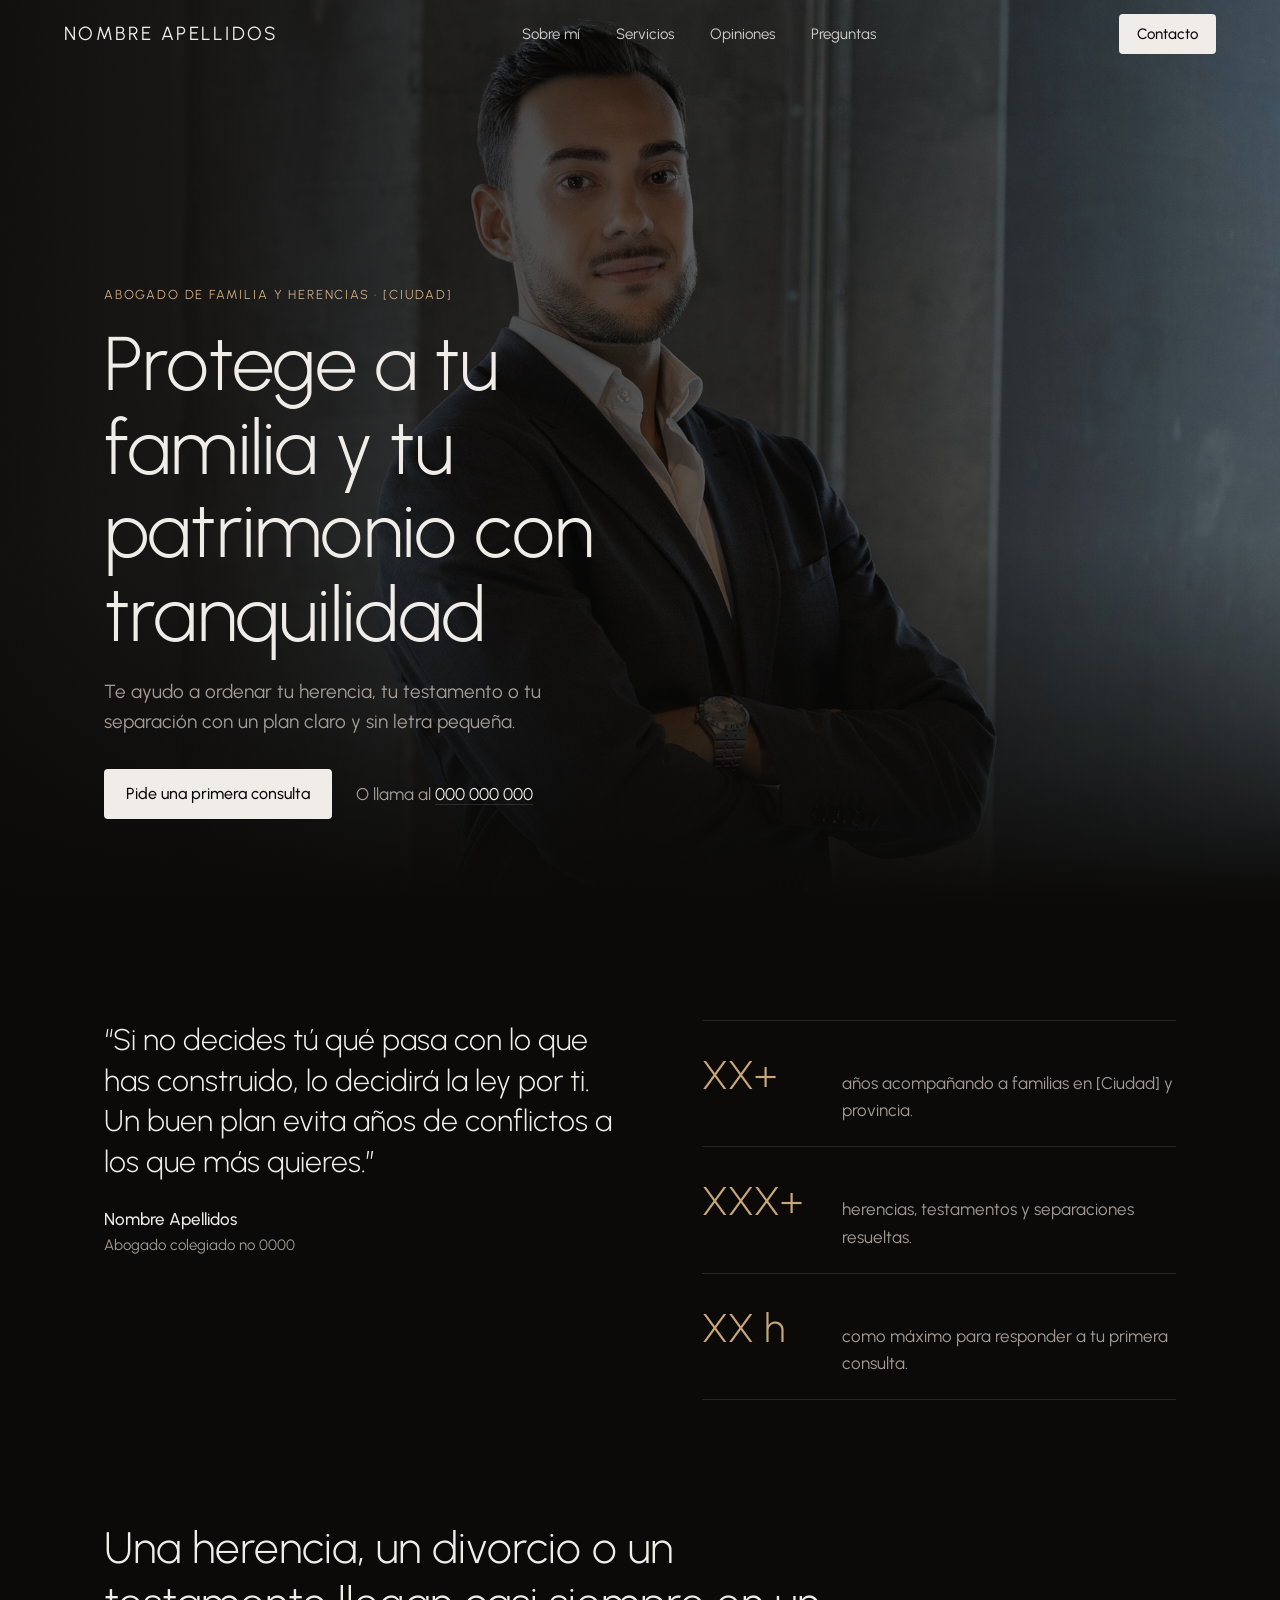
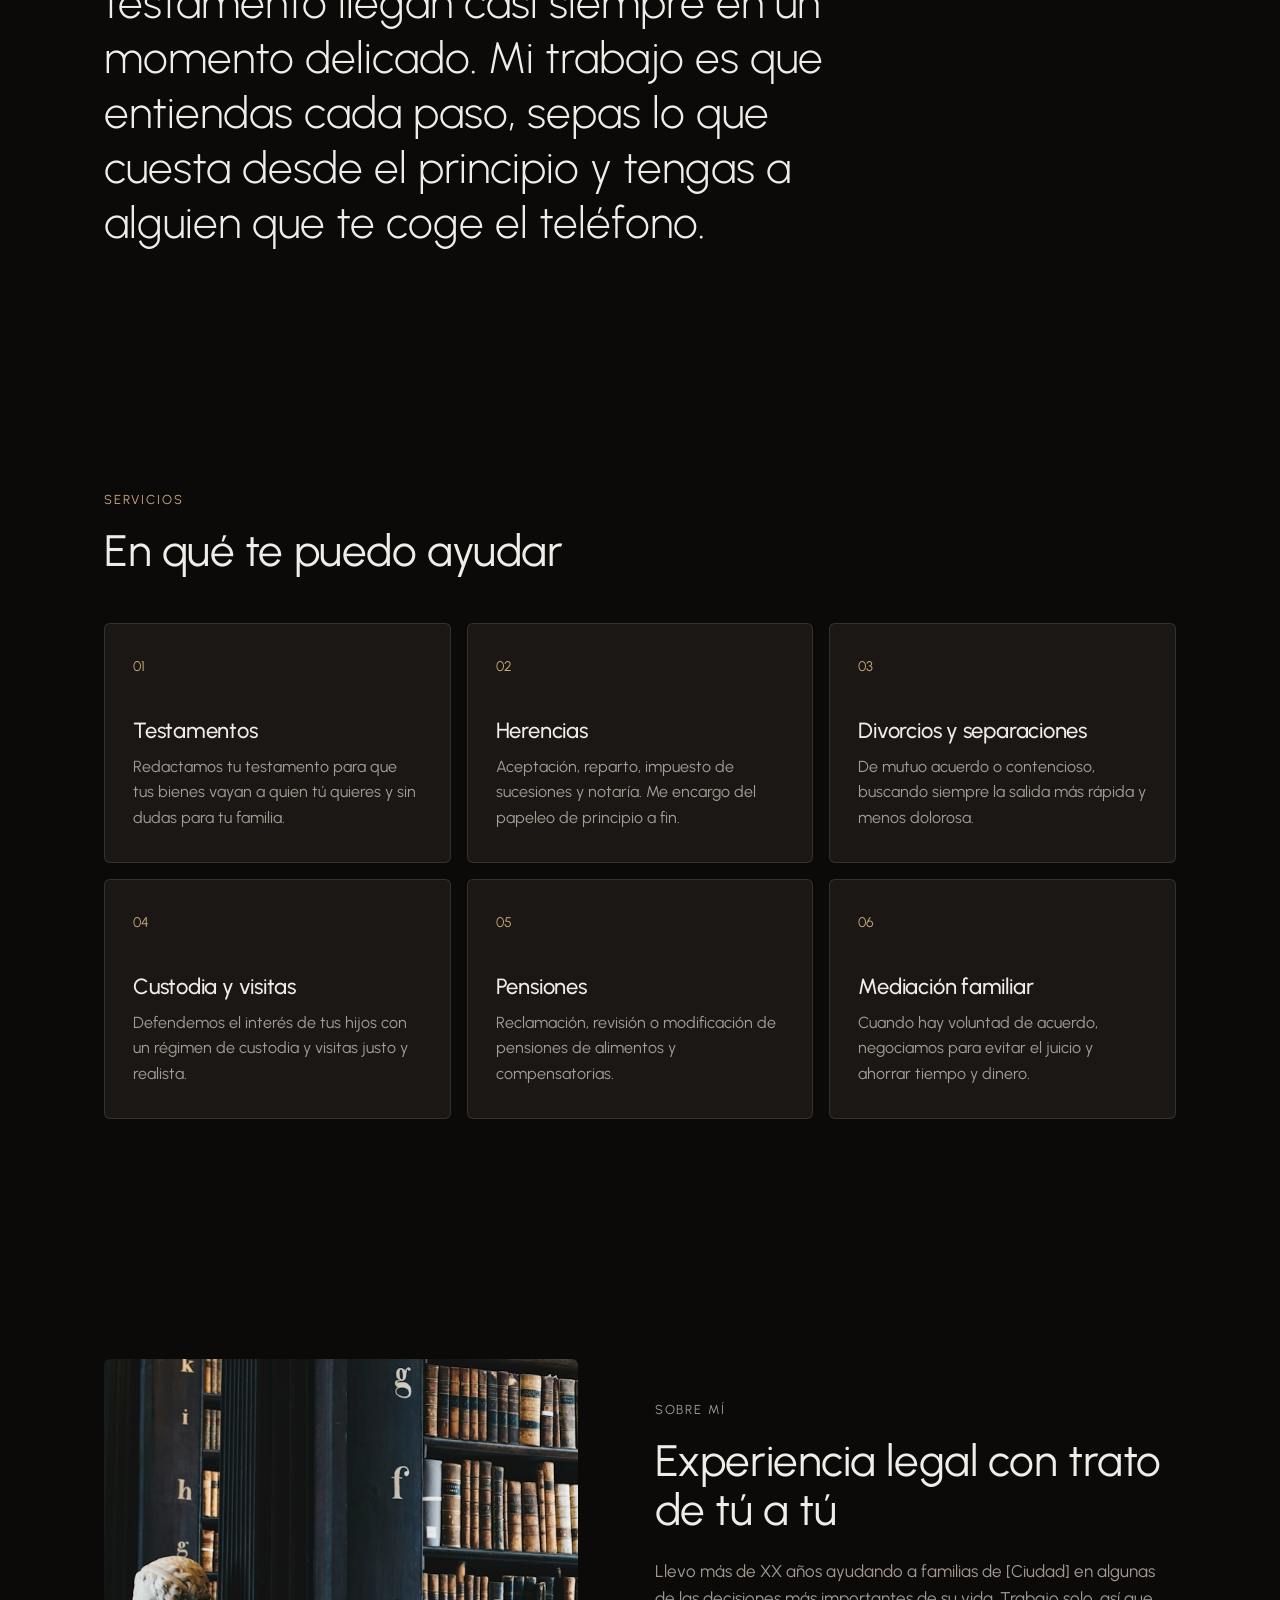
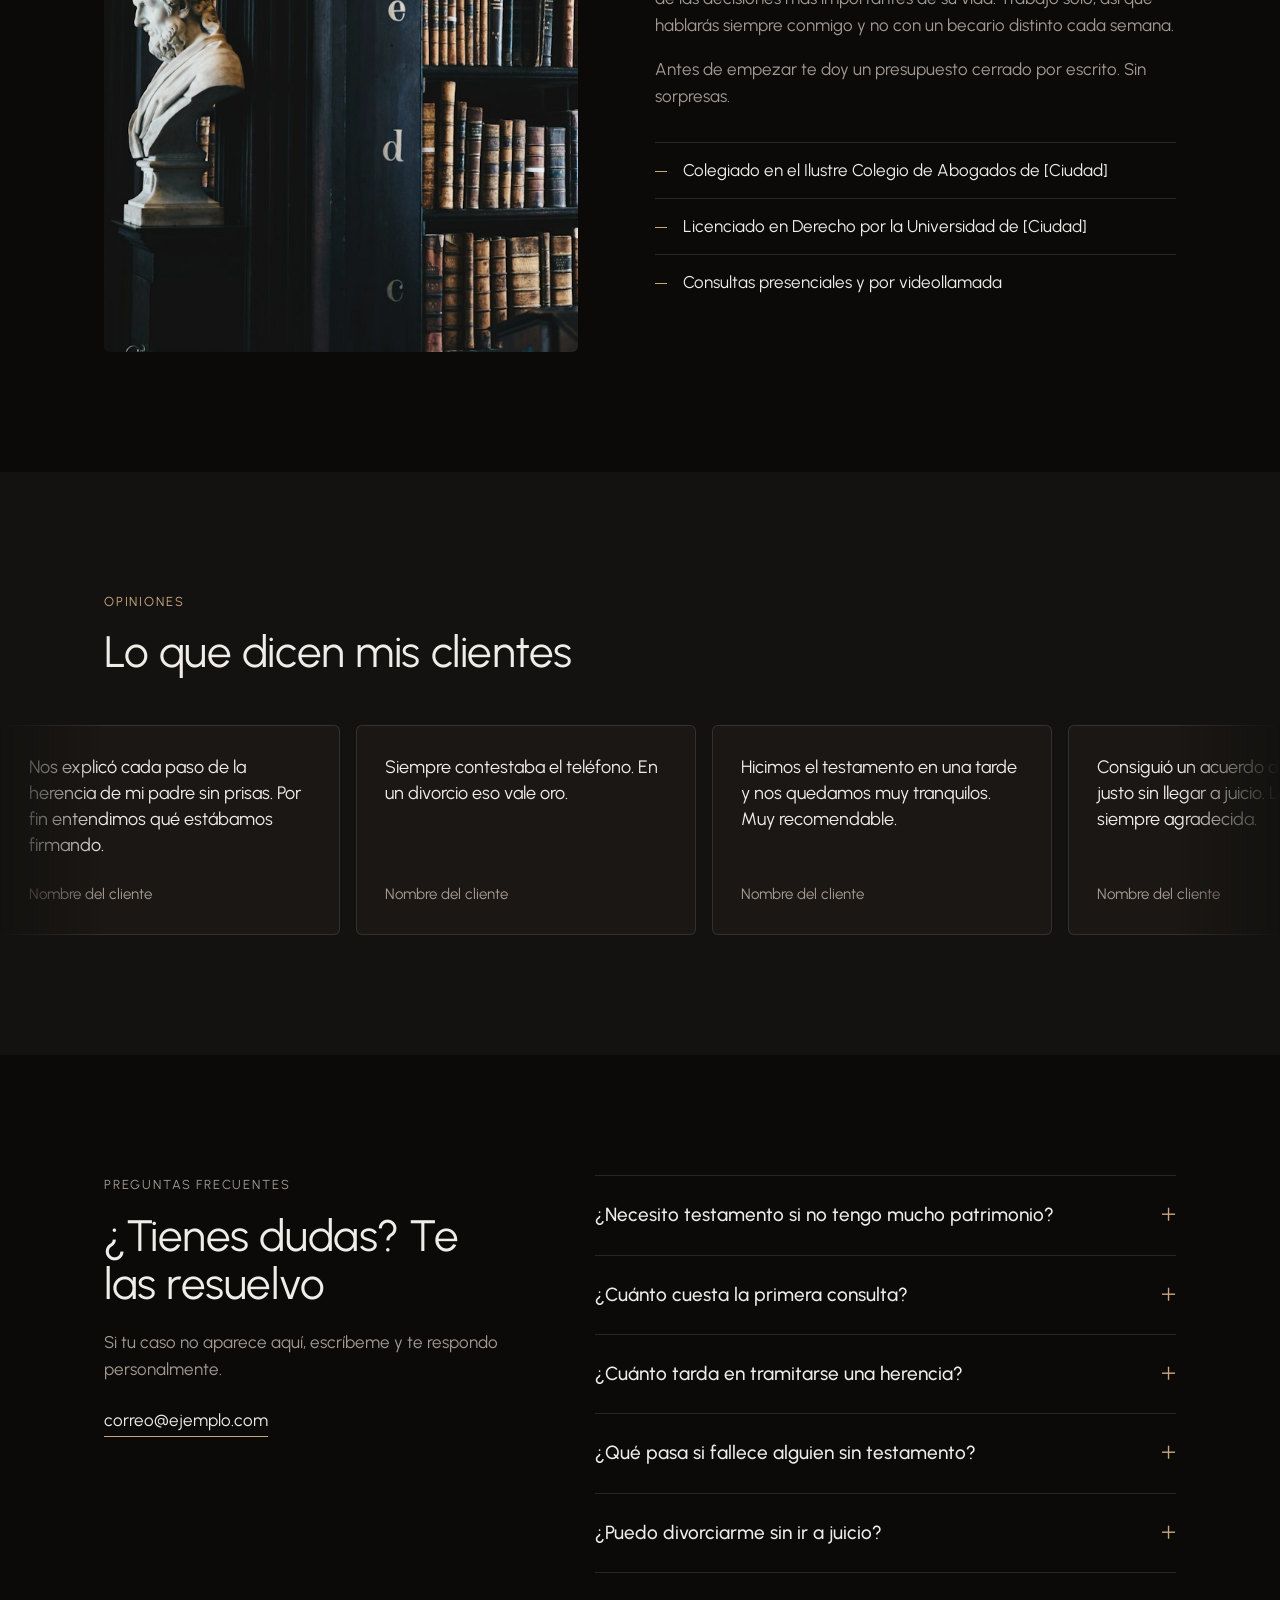
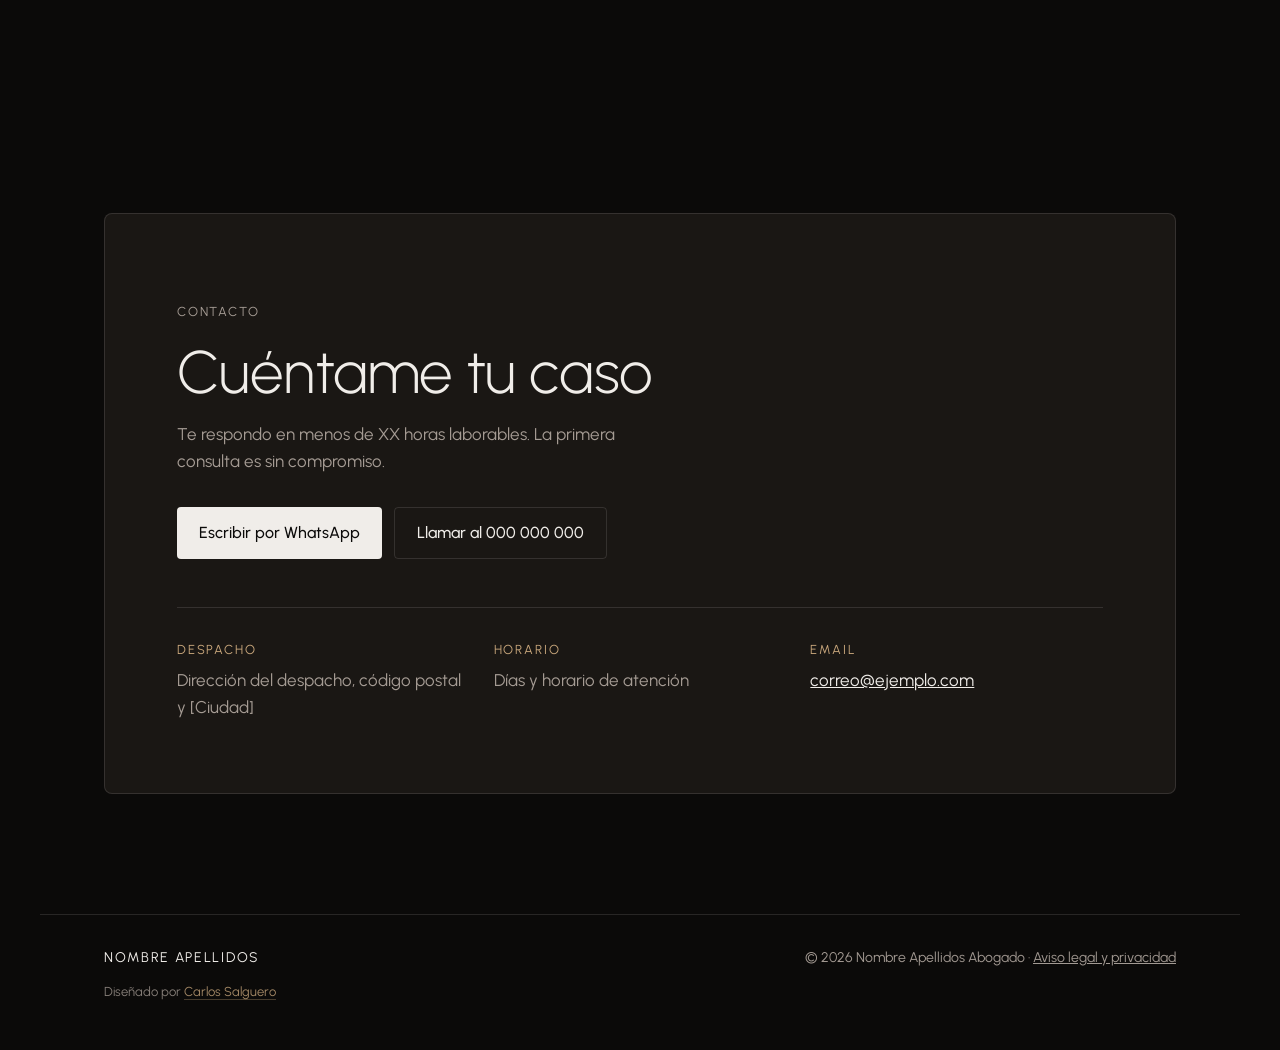
<file: index.html>
<!doctype html>
<html lang="es">
<head>
  <meta charset="utf-8">
  <meta name="viewport" content="width=device-width, initial-scale=1">
  <title>Nombre Apellidos · Abogado de familia y herencias en [Ciudad]</title>
  <meta name="description" content="Abogado de familia y herencias en [Ciudad]. Testamentos, herencias, divorcios y custodia con un trato cercano. Primera consulta sin compromiso: +34 000 000 000.">
  <link rel="canonical" href="https://ercarlo672.github.io/prototipo-abogado/">
  <meta property="og:title" content="Nombre Apellidos · Abogado de familia y herencias en [Ciudad]">
  <meta property="og:description" content="Testamentos, herencias, divorcios y custodia con un trato cercano.">
  <meta property="og:url" content="https://ercarlo672.github.io/prototipo-abogado/">
  <meta property="og:type" content="website">
  <meta property="og:image" content="https://ercarlo672.github.io/prototipo-abogado/assets/hero.jpg">
  <meta name="theme-color" content="#0b0a09">
  <link rel="icon" href="favicon.svg?v=20261025c" type="image/svg+xml">
  <link rel="preload" href="assets/fonts/urbanist.woff2" as="font" type="font/woff2" crossorigin>
  <link rel="stylesheet" href="styles.css?v=20261025d">
  <script>document.documentElement.classList.add("js")</script>
  <script type="application/ld+json">
  {
    "@context": "https://schema.org",
    "@type": "LegalService",
    "name": "Nombre Apellidos Abogado",
    "url": "https://ercarlo672.github.io/prototipo-abogado/",
    "image": "https://ercarlo672.github.io/prototipo-abogado/assets/hero.jpg",
    "telephone": "+34000000000",
    "email": "correo@ejemplo.com",
    "address": { "@type": "PostalAddress", "streetAddress": "Dirección del despacho", "postalCode": "00000", "addressLocality": "[Ciudad]", "addressCountry": "ES" },
    "areaServed": "[Ciudad]",
    "knowsAbout": ["Derecho de familia", "Herencias", "Testamentos", "Divorcios", "Custodia"]
  }
  </script>
</head>
<body>
  <a class="skip" href="#main">Saltar al contenido</a>

  <header class="nav" id="nav">
    <a class="nav__brand" href="./">NOMBRE APELLIDOS</a>
    <nav class="nav__links" aria-label="Principal">
      <a href="#sobre-mi">Sobre mí</a>
      <a href="#servicios">Servicios</a>
      <a href="#opiniones">Opiniones</a>
      <a href="#preguntas">Preguntas</a>
    </nav>
    <a class="btn btn--claro" href="#contacto">Contacto</a>
  </header>

  <main id="main">
    <section class="hero">
      <img class="hero__foto" src="assets/hero.jpg" alt="Nombre Apellidos, abogado, con los brazos cruzados en su despacho" width="1800" height="1800" fetchpriority="high">
      <div class="hero__texto">
        <p class="etiqueta">Abogado de familia y herencias · [Ciudad]</p>
        <h1>Protege a tu familia y tu patrimonio con tranquilidad</h1>
        <p class="hero__sub">Te ayudo a ordenar tu herencia, tu testamento o tu separación con un plan claro y sin letra pequeña.</p>
        <div class="hero__acciones">
          <a class="btn btn--claro" href="#contacto">Pide una primera consulta</a>
          <p class="hero__tel">O llama al <a href="tel:+34000000000">000 000 000</a></p>
        </div>
      </div>
    </section>

    <section class="cita aparece">
      <blockquote>
        <p>“Si no decides tú qué pasa con lo que has construido, lo decidirá la ley por ti. Un buen plan evita años de conflictos a los que más quieres.”</p>
        <footer><strong>Nombre Apellidos</strong><span>Abogado colegiado nº 0000</span></footer>
      </blockquote>
      <ul class="datos">
        <li><strong>XX+</strong><span>años acompañando a familias en [Ciudad] y provincia.</span></li>
        <li><strong>XXX+</strong><span>herencias, testamentos y separaciones resueltas.</span></li>
        <li><strong>XX h</strong><span>como máximo para responder a tu primera consulta.</span></li>
      </ul>
    </section>

    <section class="intro aparece">
      <p>Una herencia, un divorcio o un testamento llegan casi siempre en un momento delicado. Mi trabajo es que entiendas cada paso, sepas lo que cuesta desde el principio y tengas a alguien que te coge el teléfono.</p>
    </section>

    <section class="servicios" id="servicios">
      <div class="cabecera aparece">
        <p class="etiqueta">Servicios</p>
        <h2>En qué te puedo ayudar</h2>
      </div>
      <div class="tarjetas">
        <article class="tarjeta aparece">
          <span class="tarjeta__num">01</span>
          <h3>Testamentos</h3>
          <p>Redactamos tu testamento para que tus bienes vayan a quien tú quieres y sin dudas para tu familia.</p>
        </article>
        <article class="tarjeta aparece">
          <span class="tarjeta__num">02</span>
          <h3>Herencias</h3>
          <p>Aceptación, reparto, impuesto de sucesiones y notaría. Me encargo del papeleo de principio a fin.</p>
        </article>
        <article class="tarjeta aparece">
          <span class="tarjeta__num">03</span>
          <h3>Divorcios y separaciones</h3>
          <p>De mutuo acuerdo o contencioso, buscando siempre la salida más rápida y menos dolorosa.</p>
        </article>
        <article class="tarjeta aparece">
          <span class="tarjeta__num">04</span>
          <h3>Custodia y visitas</h3>
          <p>Defendemos el interés de tus hijos con un régimen de custodia y visitas justo y realista.</p>
        </article>
        <article class="tarjeta aparece">
          <span class="tarjeta__num">05</span>
          <h3>Pensiones</h3>
          <p>Reclamación, revisión o modificación de pensiones de alimentos y compensatorias.</p>
        </article>
        <article class="tarjeta aparece">
          <span class="tarjeta__num">06</span>
          <h3>Mediación familiar</h3>
          <p>Cuando hay voluntad de acuerdo, negociamos para evitar el juicio y ahorrar tiempo y dinero.</p>
        </article>
      </div>
    </section>

    <section class="sobre" id="sobre-mi">
      <img class="sobre__foto aparece" src="assets/despacho.jpg" alt="Biblioteca jurídica con estanterías de libros antiguos" width="1200" height="800" loading="lazy">
      <div class="sobre__texto aparece">
        <p class="etiqueta">Sobre mí</p>
        <h2>Experiencia legal con trato de tú a tú</h2>
        <p>Llevo más de XX años ayudando a familias de [Ciudad] en algunas de las decisiones más importantes de su vida. Trabajo solo, así que hablarás siempre conmigo y no con un becario distinto cada semana.</p>
        <p>Antes de empezar te doy un presupuesto cerrado por escrito. Sin sorpresas.</p>
        <ul class="sellos">
          <li>Colegiado en el Ilustre Colegio de Abogados de [Ciudad]</li>
          <li>Licenciado en Derecho por la Universidad de [Ciudad]</li>
          <li>Consultas presenciales y por videollamada</li>
        </ul>
      </div>
    </section>

    <!-- Opiniones de ejemplo: sustituir por reseñas reales de Google antes de publicar -->
    <section class="opiniones" id="opiniones">
      <div class="cabecera aparece">
        <p class="etiqueta">Opiniones</p>
        <h2>Lo que dicen mis clientes</h2>
      </div>
      <div class="cinta" aria-label="Opiniones de clientes">
        <ul class="cinta__pista">
          <li><p>Nos explicó cada paso de la herencia de mi padre sin prisas. Por fin entendimos qué estábamos firmando.</p><span>Nombre del cliente</span></li>
          <li><p>Siempre contestaba el teléfono. En un divorcio eso vale oro.</p><span>Nombre del cliente</span></li>
          <li><p>Hicimos el testamento en una tarde y nos quedamos muy tranquilos. Muy recomendable.</p><span>Nombre del cliente</span></li>
          <li><p>Consiguió un acuerdo de custodia justo sin llegar a juicio. Le estaré siempre agradecida.</p><span>Nombre del cliente</span></li>
          <li><p>Presupuesto cerrado desde el primer día y ni un euro más. Así da gusto.</p><span>Nombre del cliente</span></li>
          <li><p>Un caso de herencia complicado entre hermanos y lo resolvió con mucha mano izquierda.</p><span>Nombre del cliente</span></li>
        </ul>
      </div>
    </section>

    <section class="preguntas" id="preguntas">
      <div class="preguntas__lado aparece">
        <p class="etiqueta">Preguntas frecuentes</p>
        <h2>¿Tienes dudas? Te las resuelvo</h2>
        <p>Si tu caso no aparece aquí, escríbeme y te respondo personalmente.</p>
        <a class="preguntas__email" href="mailto:correo@ejemplo.com">correo@ejemplo.com</a>
      </div>
      <div class="acordeon aparece">
        <details>
          <summary>¿Necesito testamento si no tengo mucho patrimonio?</summary>
          <p>Sí. Un testamento no es solo dinero: también sirve para nombrar tutor para tus hijos y evitar que tu familia tenga que hacer una declaración de herederos, que es más lenta y cara.</p>
        </details>
        <details>
          <summary>¿Cuánto cuesta la primera consulta?</summary>
          <p>La primera conversación para entender tu caso es sin compromiso. Si seguimos adelante, te doy un presupuesto cerrado por escrito antes de empezar.</p>
        </details>
        <details>
          <summary>¿Cuánto tarda en tramitarse una herencia?</summary>
          <p>Si los herederos están de acuerdo y la documentación está en orden, suele cerrarse en dos o tres meses. Recuerda que el impuesto de sucesiones tiene un plazo de seis meses desde el fallecimiento.</p>
        </details>
        <details>
          <summary>¿Qué pasa si fallece alguien sin testamento?</summary>
          <p>La ley decide quién hereda y en qué proporción. Hay que hacer una declaración de herederos ante notario o juzgado antes de poder repartir los bienes.</p>
        </details>
        <details>
          <summary>¿Puedo divorciarme sin ir a juicio?</summary>
          <p>Sí, si hay acuerdo. Un divorcio de mutuo acuerdo es más rápido, más barato y, sobre todo, menos duro para todos, especialmente si hay hijos.</p>
        </details>
      </div>
    </section>

    <section class="contacto" id="contacto">
      <div class="contacto__caja aparece">
        <p class="etiqueta">Contacto</p>
        <h2>Cuéntame tu caso</h2>
        <p>Te respondo en menos de XX horas laborables. La primera consulta es sin compromiso.</p>
        <div class="contacto__acciones">
          <a class="btn btn--claro" href="https://wa.me/34000000000?text=Hola%2C%20quer%C3%ADa%20consultarte%20un%20caso" target="_blank" rel="noopener">Escribir por WhatsApp</a>
          <a class="btn btn--linea" href="tel:+34000000000">Llamar al 000 000 000</a>
        </div>
        <dl class="contacto__datos">
          <div><dt>Despacho</dt><dd>Dirección del despacho, código postal y [Ciudad]</dd></div>
          <div><dt>Horario</dt><dd>Días y horario de atención</dd></div>
          <div><dt>Email</dt><dd><a href="mailto:correo@ejemplo.com">correo@ejemplo.com</a></dd></div>
        </dl>
      </div>
    </section>
  </main>

  <footer class="pie">
    <span class="pie__marca">NOMBRE APELLIDOS</span>
    <p>&copy; 2026 Nombre Apellidos Abogado · <a href="legal.html">Aviso legal y privacidad</a></p>
    <p class="pie__autor">Diseñado por <a href="https://ercarlo672.github.io/" target="_blank" rel="noopener">Carlos Salguero</a></p>
  </footer>

  <script src="app.js?v=20261025c" defer></script>
</body>
</html>
</file>
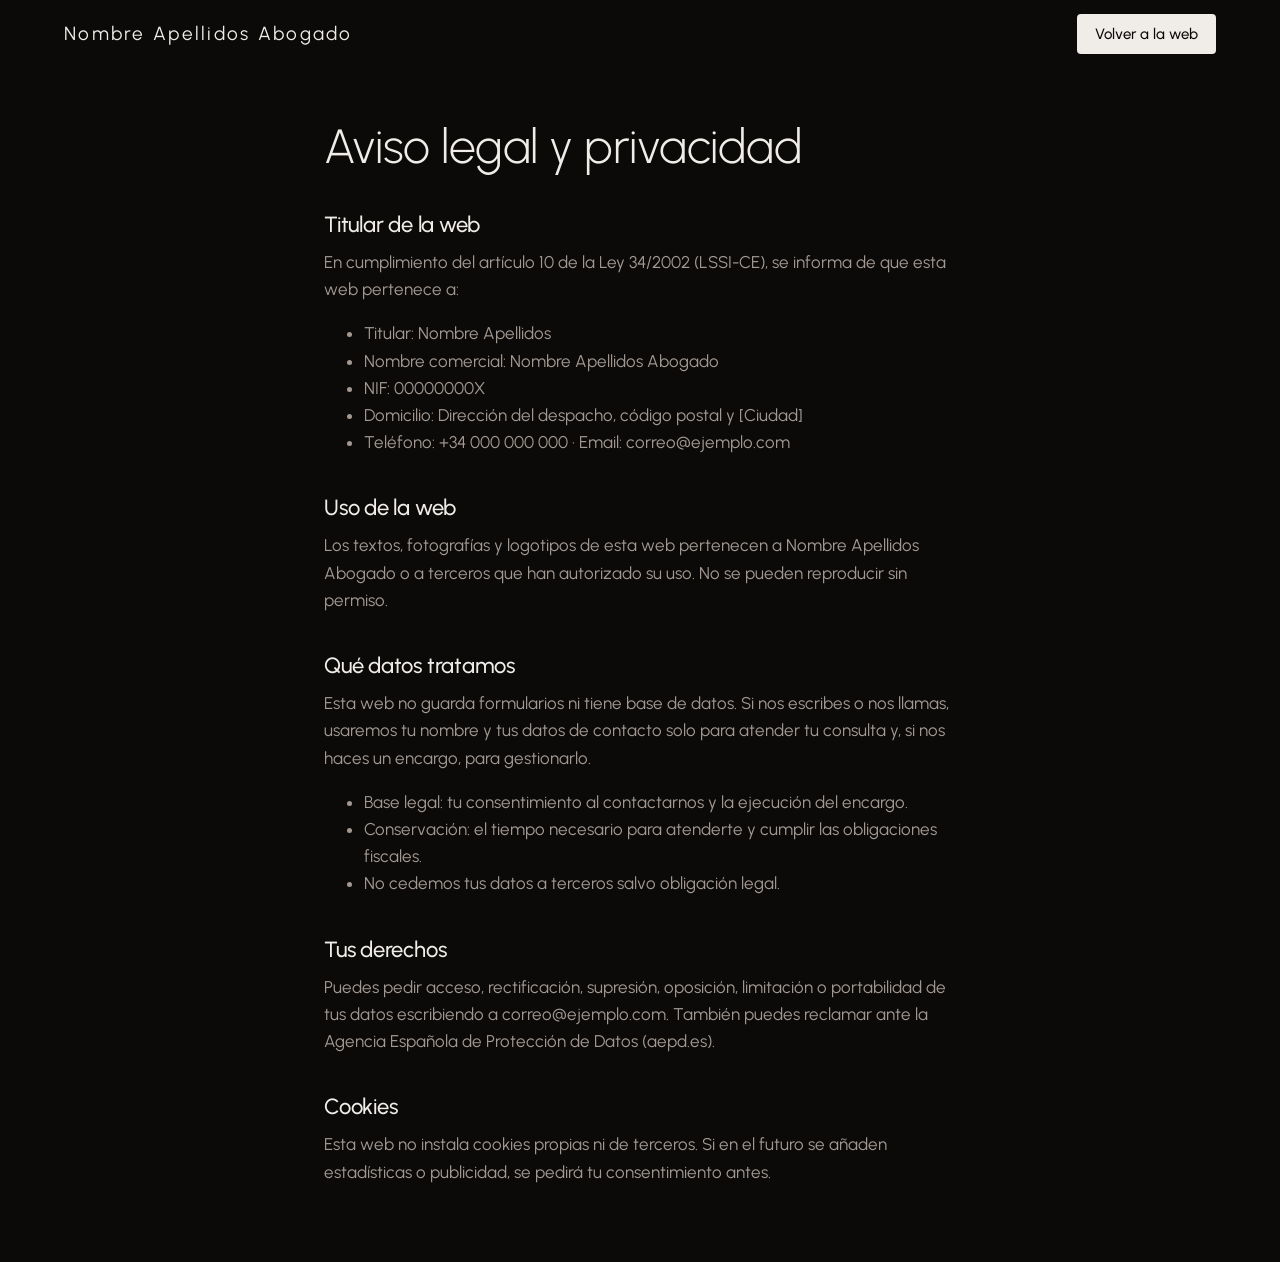
<file: legal.html>
<!doctype html>
<html lang="es">
<head>
  <meta charset="utf-8">
  <meta name="viewport" content="width=device-width, initial-scale=1">
  <title>Aviso legal y privacidad · Nombre Apellidos Abogado</title>
  <meta name="robots" content="noindex, follow">
  <link rel="icon" href="favicon.svg?v=20261025" type="image/svg+xml">
  <link rel="stylesheet" href="styles.css?v=20261025">
</head>
<body>
  <header class="nav">
    <a class="nav__brand" href="./">Nombre Apellidos Abogado</a>
    <a class="btn" href="./">Volver a la web</a>
  </header>

  <main id="main" class="legal">
    <h1>Aviso legal y privacidad</h1>

    <h2>Titular de la web</h2>
    <p>En cumplimiento del artículo 10 de la Ley 34/2002 (LSSI-CE), se informa de que esta web pertenece a:</p>
    <ul>
      <li>Titular: Nombre Apellidos</li>
      <li>Nombre comercial: Nombre Apellidos Abogado</li>
      <li>NIF: 00000000X</li>
      <li>Domicilio: Dirección del despacho, código postal y [Ciudad]</li>
      <li>Teléfono: +34 000 000 000 · Email: correo@ejemplo.com</li>
    </ul>

    <h2>Uso de la web</h2>
    <p>Los textos, fotografías y logotipos de esta web pertenecen a Nombre Apellidos Abogado o a terceros que han autorizado su uso. No se pueden reproducir sin permiso.</p>

    <h2>Qué datos tratamos</h2>
    <p>Esta web no guarda formularios ni tiene base de datos. Si nos escribes o nos llamas, usaremos tu nombre y tus datos de contacto solo para atender tu consulta y, si nos haces un encargo, para gestionarlo.</p>
    <ul>
      <li>Base legal: tu consentimiento al contactarnos y la ejecución del encargo.</li>
      <li>Conservación: el tiempo necesario para atenderte y cumplir las obligaciones fiscales.</li>
      <li>No cedemos tus datos a terceros salvo obligación legal.</li>
    </ul>

    <h2>Tus derechos</h2>
    <p>Puedes pedir acceso, rectificación, supresión, oposición, limitación o portabilidad de tus datos escribiendo a correo@ejemplo.com. También puedes reclamar ante la Agencia Española de Protección de Datos (aepd.es).</p>

    <h2 id="cookies">Cookies</h2>
    <p>Esta web no instala cookies propias ni de terceros. Si en el futuro se añaden estadísticas o publicidad, se pedirá tu consentimiento antes.</p>
  </main>
</body>
</html>
</file>
<file: styles.css>
/* Álvaro Ríos Abogado: oscuro y cálido, inspirado en la plantilla Solo Lawyers */
@font-face {
  font-family: "Urbanist";
  src: url("assets/fonts/urbanist.woff2") format("woff2");
  font-weight: 300 600;
  font-display: swap;
}

:root {
  --fondo: #0b0a09;
  --fondo-2: #141210;
  --tarjeta: #1a1714;
  --linea: rgba(240, 237, 233, .12);
  --tinta: #f0ede9;
  --suave: rgba(196, 186, 177, .82);
  --acento: #c9a77c;
  --gutter: clamp(16px, 5vw, 64px);
  --ancho: 1200px;
}

*, *::before, *::after { box-sizing: border-box; }
html { scroll-behavior: smooth; scroll-padding-top: 80px; }
body { margin: 0; font: 400 17px/1.6 "Urbanist", system-ui, sans-serif; color: var(--tinta); background: var(--fondo); -webkit-font-smoothing: antialiased; }
a { color: inherit; }
img { max-width: 100%; height: auto; display: block; }
h1, h2, h3 { font-weight: 400; line-height: 1.1; margin: 0; letter-spacing: -.01em; }
h2 { font-size: clamp(30px, 4vw, 44px); }
p { margin: 0; }
:focus-visible { outline: 2px solid var(--acento); outline-offset: 3px; }

.skip { position: absolute; left: -999px; }
.skip:focus { left: 16px; top: 16px; background: var(--tinta); color: var(--fondo); padding: 8px 12px; z-index: 50; }

.etiqueta { font-size: 13px; letter-spacing: .14em; text-transform: uppercase; color: var(--acento); margin-bottom: 16px; }

/* Botones */
.btn { display: inline-flex; align-items: center; justify-content: center; min-height: 46px; padding: 12px 22px; border-radius: 4px; background: var(--tinta); color: var(--fondo); text-decoration: none; font-weight: 500; font-size: 16px; transition: background .2s, color .2s; }
.btn--claro:hover { background: #fff; }
.btn--linea { background: transparent; color: var(--tinta); border: 1px solid var(--linea); }
.btn--linea:hover { border-color: var(--tinta); }

/* Cabecera */
.nav { position: fixed; inset: 0 0 auto; z-index: 20; display: flex; align-items: center; justify-content: space-between; gap: 24px; padding: 14px var(--gutter); transition: background .3s, backdrop-filter .3s; }
.nav.is-fija { background: rgba(11, 10, 9, .82); backdrop-filter: blur(12px); -webkit-backdrop-filter: blur(12px); border-bottom: 1px solid var(--linea); }
.nav__brand { font-size: 19px; letter-spacing: .12em; text-decoration: none; }
.nav__links { display: flex; gap: 36px; }
.nav__links a { text-decoration: none; font-size: 15px; opacity: .85; }
.nav__links a:hover { opacity: 1; }
.nav .btn { min-height: 40px; padding: 8px 18px; font-size: 15px; }

/* Portada */
.hero { position: relative; min-height: 100svh; display: flex; align-items: flex-end; overflow: hidden; }
.hero__foto { position: absolute; inset: 0; width: 100%; height: 100%; object-fit: cover; object-position: 70% 30%; filter: grayscale(.25) brightness(.7); }
.hero::after { content: ""; position: absolute; inset: 0; background: linear-gradient(90deg, rgba(11,10,9,.92) 0%, rgba(11,10,9,.55) 45%, rgba(11,10,9,.1) 100%), linear-gradient(0deg, var(--fondo) 0%, transparent 40%); }
.hero__texto { position: relative; z-index: 1; width: 100%; max-width: var(--ancho); margin: 0 auto; padding: 140px var(--gutter) clamp(48px, 9vh, 96px); }
.hero h1 { font-size: clamp(40px, 6.4vw, 76px); font-weight: 300; max-width: 13ch; }
.hero__sub { max-width: 46ch; margin-top: 20px; font-size: clamp(17px, 1.6vw, 19px); color: var(--suave); }
.hero__acciones { display: flex; flex-wrap: wrap; align-items: center; gap: 16px 24px; margin-top: 32px; }
.hero__tel { color: var(--suave); }
.hero__tel a { color: var(--tinta); text-decoration: none; border-bottom: 1px solid var(--linea); }

/* Cita y datos */
.cita, .intro, .servicios, .sobre, .opiniones, .preguntas, .contacto { max-width: var(--ancho); margin: 0 auto; padding: clamp(64px, 10vw, 120px) var(--gutter); }
.cita { display: grid; grid-template-columns: 1.1fr 1fr; gap: clamp(40px, 6vw, 96px); align-items: start; }
.cita blockquote { margin: 0; }
.cita blockquote p { font-size: clamp(22px, 2.4vw, 30px); line-height: 1.35; font-weight: 300; }
.cita footer { display: flex; flex-direction: column; margin-top: 24px; }
.cita footer strong { font-weight: 500; }
.cita footer span { color: var(--suave); font-size: 15px; }
.datos { list-style: none; margin: 0; padding: 0; display: grid; gap: 0; }
.datos li { display: grid; grid-template-columns: 120px 1fr; gap: 20px; align-items: baseline; padding: 22px 0; border-top: 1px solid var(--linea); }
.datos li:last-child { border-bottom: 1px solid var(--linea); }
.datos strong { font-size: 40px; font-weight: 300; color: var(--acento); }
.datos span { color: var(--suave); }

.intro { padding-top: 0; }
.intro p { max-width: 30ch; font-size: clamp(26px, 3.6vw, 44px); line-height: 1.25; font-weight: 300; }

/* Servicios */
.cabecera { margin-bottom: 48px; }
.tarjetas { display: grid; grid-template-columns: repeat(3, 1fr); gap: 16px; }
.tarjeta { background: var(--tarjeta); border: 1px solid var(--linea); border-radius: 6px; padding: 32px 28px; min-height: 240px; display: flex; flex-direction: column; transition: border-color .25s, transform .25s; }
.tarjeta:hover { border-color: rgba(201, 167, 124, .5); transform: translateY(-3px); }
.tarjeta__num { font-size: 14px; color: var(--acento); margin-bottom: auto; padding-bottom: 40px; }
.tarjeta h3 { font-size: 22px; font-weight: 500; margin-bottom: 10px; }
.tarjeta p { color: var(--suave); font-size: 16px; }

/* Sobre mí */
.sobre { display: grid; grid-template-columns: 1fr 1.1fr; gap: clamp(40px, 6vw, 96px); align-items: center; }
.sobre__foto { width: 100%; aspect-ratio: 4 / 5; object-fit: cover; border-radius: 6px; filter: grayscale(.2); }
.sobre__texto h2 { margin-bottom: 24px; }
.sobre__texto > p { color: var(--suave); margin-bottom: 16px; max-width: 52ch; }
.sellos { list-style: none; padding: 0; margin: 32px 0 0; }
.sellos li { padding: 14px 0 14px 28px; border-top: 1px solid var(--linea); position: relative; }
.sellos li::before { content: ""; position: absolute; left: 0; top: 50%; width: 12px; height: 1px; background: var(--acento); }

/* Opiniones en cinta */
.opiniones { max-width: none; padding-left: 0; padding-right: 0; background: var(--fondo-2); }
.opiniones .cabecera { max-width: var(--ancho); margin: 0 auto 48px; padding: 0 var(--gutter); }
.cinta { overflow: hidden; -webkit-mask-image: linear-gradient(90deg, transparent, #000 8%, #000 92%, transparent); mask-image: linear-gradient(90deg, transparent, #000 8%, #000 92%, transparent); }
.cinta__pista { list-style: none; margin: 0; padding: 0; display: flex; gap: 16px; width: max-content; animation: cinta 50s linear infinite; }
.cinta:hover .cinta__pista { animation-play-state: paused; }
.cinta__pista li { width: 340px; flex: none; background: var(--tarjeta); border: 1px solid var(--linea); border-radius: 6px; padding: 28px; display: flex; flex-direction: column; justify-content: space-between; gap: 24px; }
.cinta__pista p { font-size: 18px; line-height: 1.45; }
.cinta__pista span { color: var(--suave); font-size: 15px; }
@keyframes cinta { to { transform: translateX(calc(-50% - 8px)); } }

/* Preguntas */
.preguntas { display: grid; grid-template-columns: 1fr 1.4fr; gap: clamp(40px, 6vw, 96px); align-items: start; }
.preguntas__lado h2 { margin-bottom: 20px; }
.preguntas__lado p { color: var(--suave); }
.preguntas__email { display: inline-block; margin-top: 24px; text-decoration: none; border-bottom: 1px solid var(--acento); padding-bottom: 2px; }
.acordeon details { border-top: 1px solid var(--linea); }
.acordeon details:last-child { border-bottom: 1px solid var(--linea); }
.acordeon summary { list-style: none; cursor: pointer; display: flex; justify-content: space-between; gap: 24px; padding: 24px 0; font-size: 19px; font-weight: 500; }
.acordeon summary::-webkit-details-marker { display: none; }
.acordeon summary::after { content: "+"; font-size: 26px; line-height: 1; font-weight: 300; color: var(--acento); transition: transform .25s; }
.acordeon details[open] summary::after { transform: rotate(45deg); }
.acordeon details p { color: var(--suave); padding-bottom: 24px; max-width: 60ch; }

/* Contacto */
.contacto__caja { background: var(--tarjeta); border: 1px solid var(--linea); border-radius: 8px; padding: clamp(32px, 6vw, 72px); }
.contacto__caja h2 { font-size: clamp(34px, 5vw, 60px); font-weight: 300; }
.contacto__caja > p { color: var(--suave); margin-top: 16px; max-width: 48ch; }
.contacto__acciones { display: flex; flex-wrap: wrap; gap: 12px; margin-top: 32px; }
.contacto__datos { display: grid; grid-template-columns: repeat(3, 1fr); gap: 24px; margin: 48px 0 0; padding-top: 32px; border-top: 1px solid var(--linea); }
.contacto__datos dt { font-size: 13px; letter-spacing: .14em; text-transform: uppercase; color: var(--acento); margin-bottom: 6px; }
.contacto__datos dd { margin: 0; color: var(--suave); }
.contacto__datos a { color: var(--tinta); }

/* Pie */
.pie { max-width: var(--ancho); margin: 0 auto; padding: 32px var(--gutter) 48px; display: flex; flex-wrap: wrap; justify-content: space-between; gap: 12px; color: var(--suave); font-size: 14px; border-top: 1px solid var(--linea); }
.pie__marca { letter-spacing: .12em; color: var(--tinta); }
.pie__autor { flex-basis: 100%; font-size: 13px; opacity: .8; }
.pie__autor a { color: var(--acento); text-decoration: none; border-bottom: 1px solid rgba(201, 167, 124, .4); }
.pie__autor a:hover { border-color: var(--acento); }

/* Páginas legal y 404 */
.legal { max-width: 760px; margin: 0 auto; padding: 120px var(--gutter) 64px; }
.legal h1 { font-size: clamp(32px, 5vw, 48px); font-weight: 300; margin-bottom: 24px; }
.legal h2 { font-size: 22px; font-weight: 500; margin: 40px 0 12px; }
.legal p, .legal li { color: var(--suave); }
.legal p { margin-bottom: 12px; }
.nf { min-height: 100vh; display: grid; place-content: center; justify-items: center; gap: 16px; text-align: center; padding: 24px; }
.nf h1 { font-size: 96px; font-weight: 300; }
.nf p { color: var(--suave); }

/* Aparición al hacer scroll (solo si hay JS) */
.js .aparece { opacity: 0; transform: translateY(24px); transition: opacity .8s ease, transform .8s ease; }
.js .aparece.is-visible { opacity: 1; transform: none; }

@media (max-width: 960px) {
  .nav__links { display: none; }
  .tarjetas { grid-template-columns: repeat(2, 1fr); }
  .cita, .sobre, .preguntas { grid-template-columns: 1fr; }
  .sobre__foto { max-width: 520px; }
}
@media (max-width: 600px) {
  body { font-size: 16px; }
  .tarjetas { grid-template-columns: 1fr; }
  .tarjeta { min-height: 0; }
  .tarjeta__num { padding-bottom: 24px; }
  .datos li { grid-template-columns: 90px 1fr; }
  .datos strong { font-size: 32px; }
  .contacto__datos { grid-template-columns: 1fr; }
  .contacto__acciones .btn { width: 100%; }
  .cinta__pista li { width: 280px; }
  .hero__foto { object-position: 72% 20%; }
  .hero::after { background: linear-gradient(0deg, var(--fondo) 5%, rgba(11,10,9,.75) 45%, rgba(11,10,9,.25) 100%); }
}
@media (prefers-reduced-motion: reduce) {
  html { scroll-behavior: auto; }
  .cinta__pista { animation: none; flex-wrap: wrap; width: auto; padding: 0 var(--gutter); }
  .cinta { -webkit-mask-image: none; mask-image: none; }
  .js .aparece { opacity: 1; transform: none; transition: none; }
}
</file>
